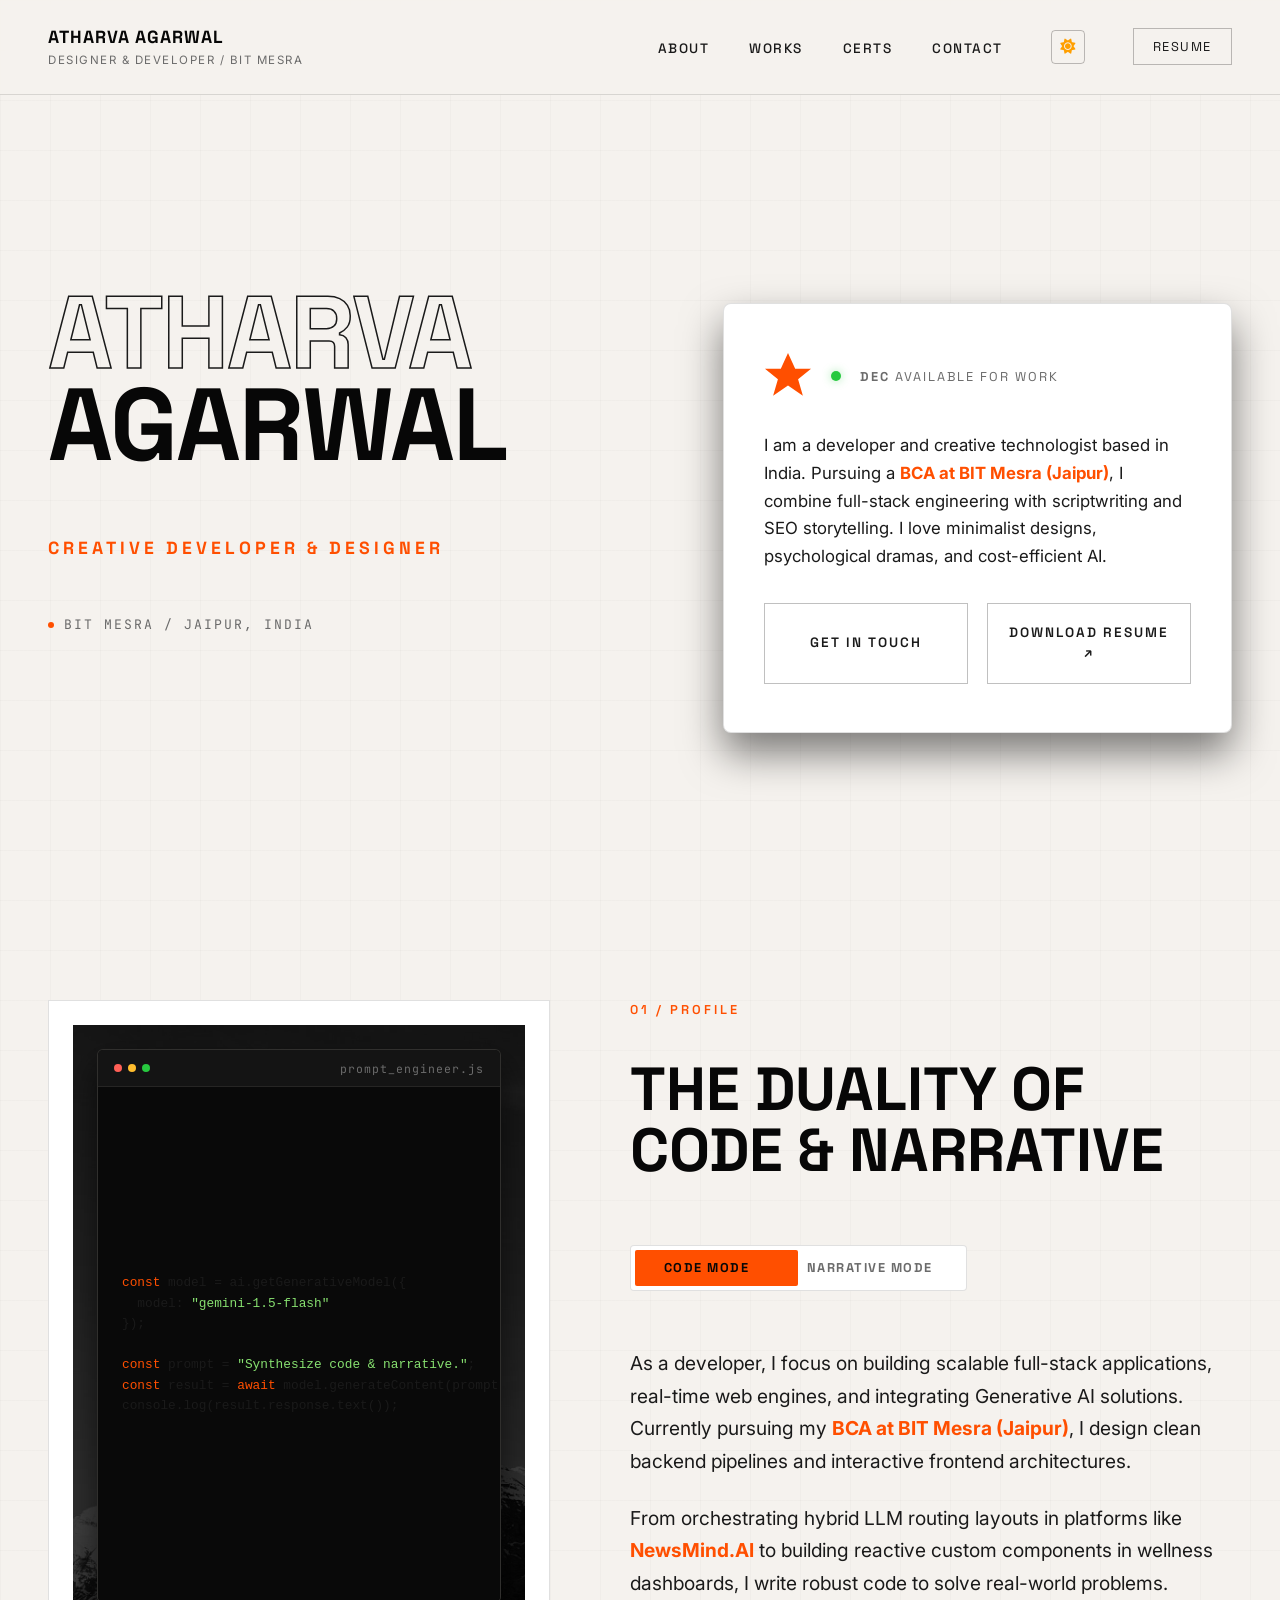
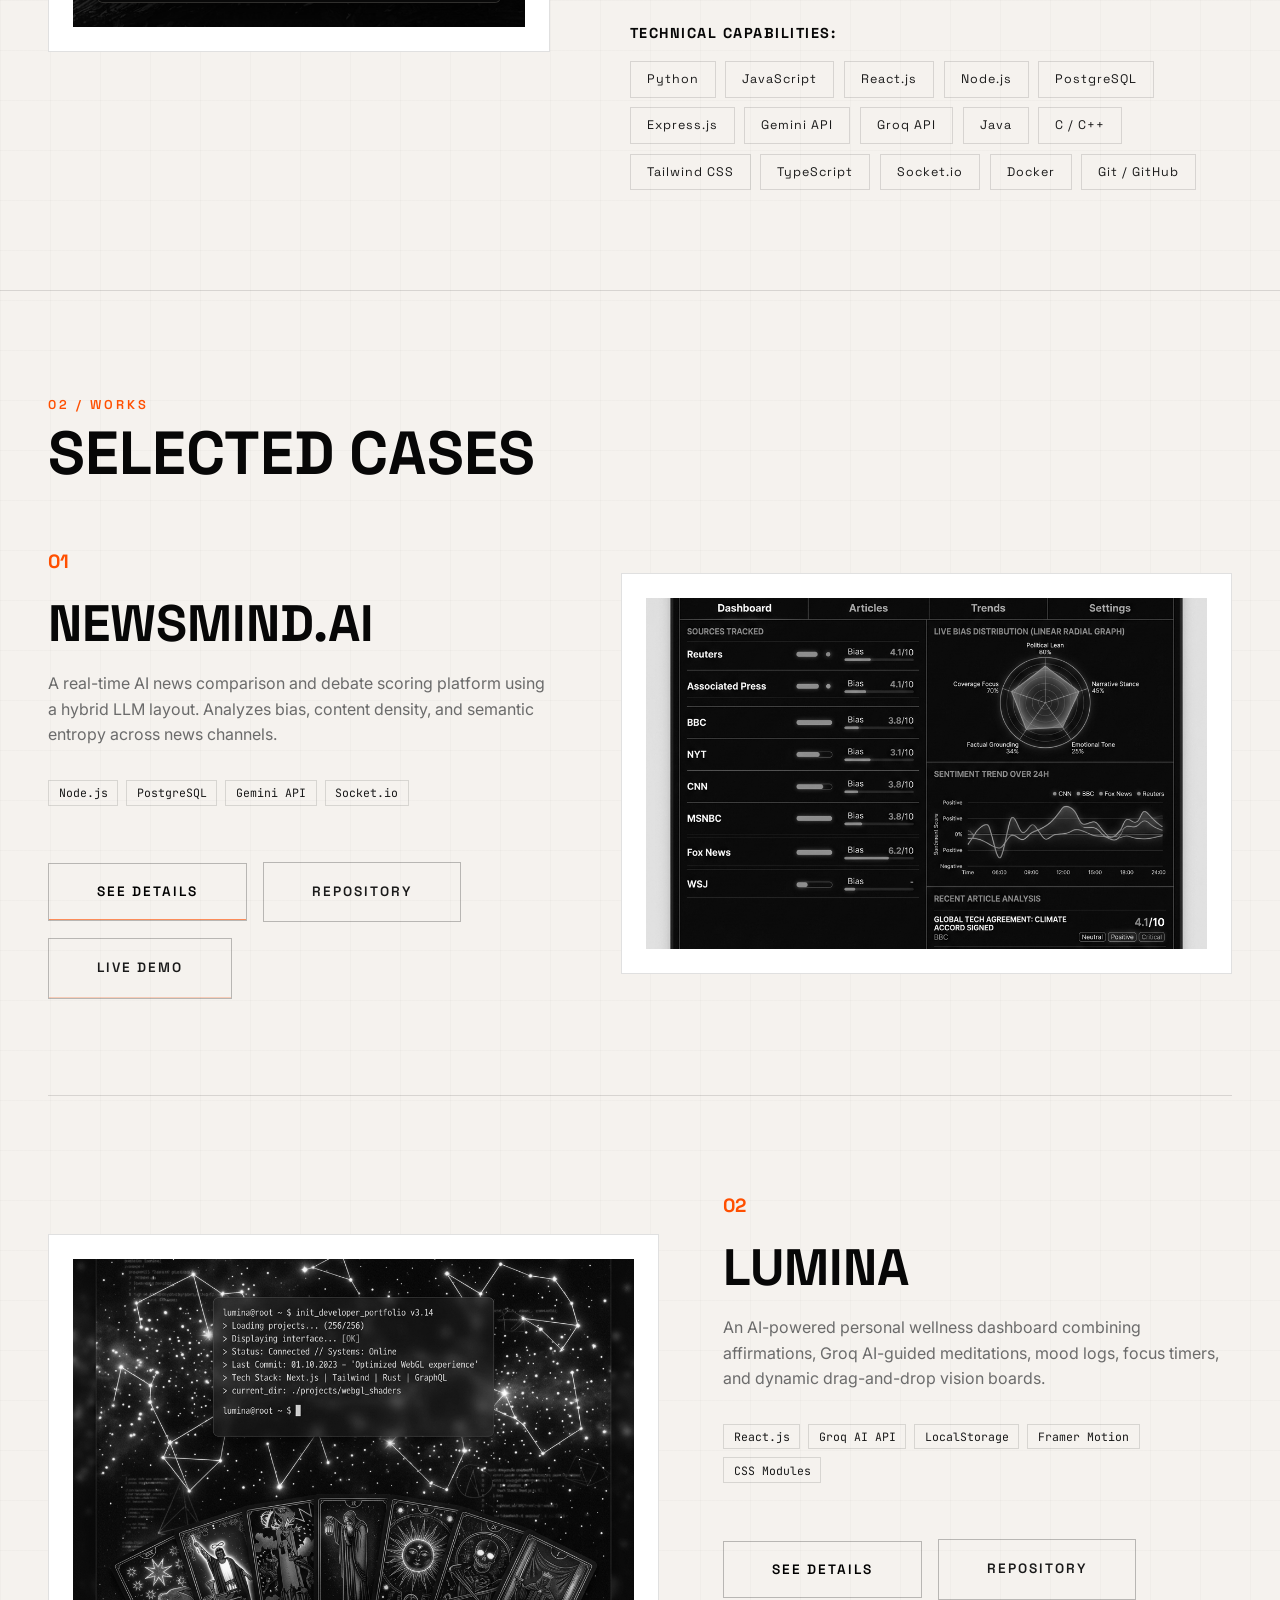
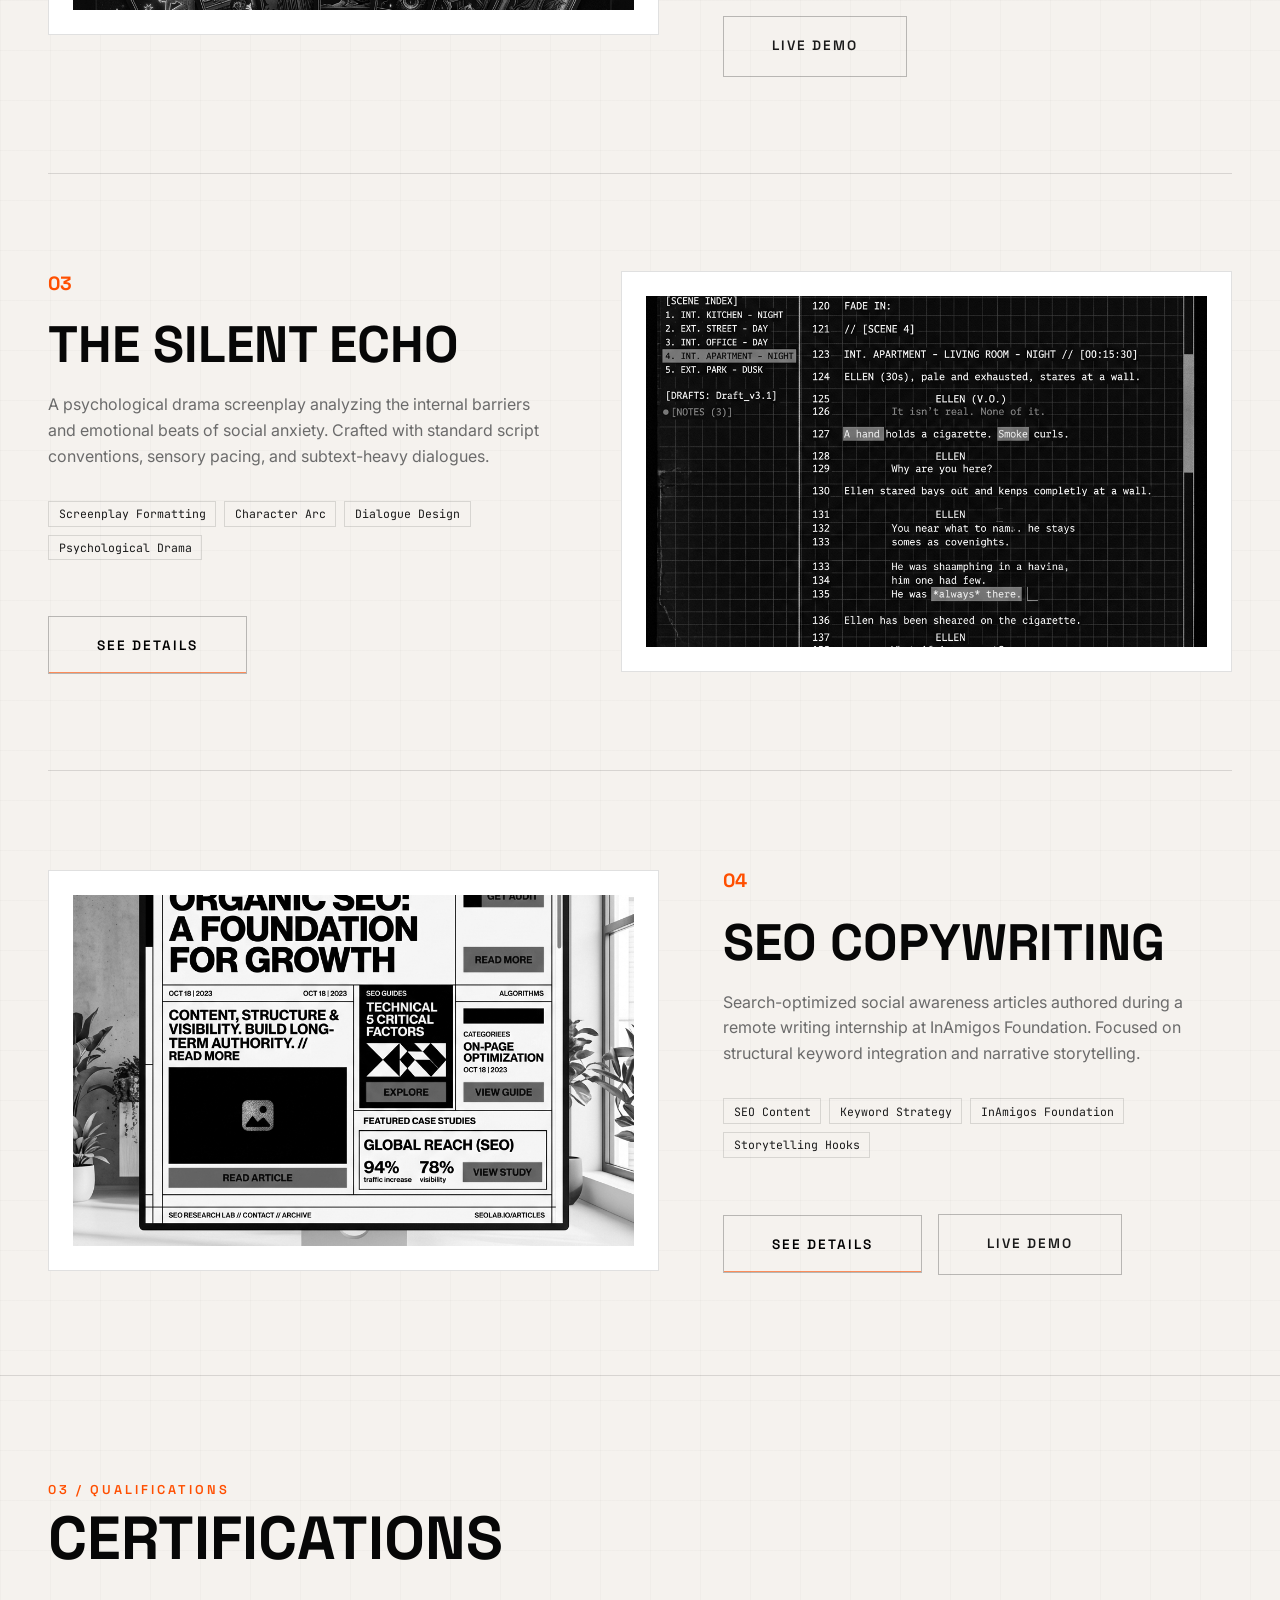
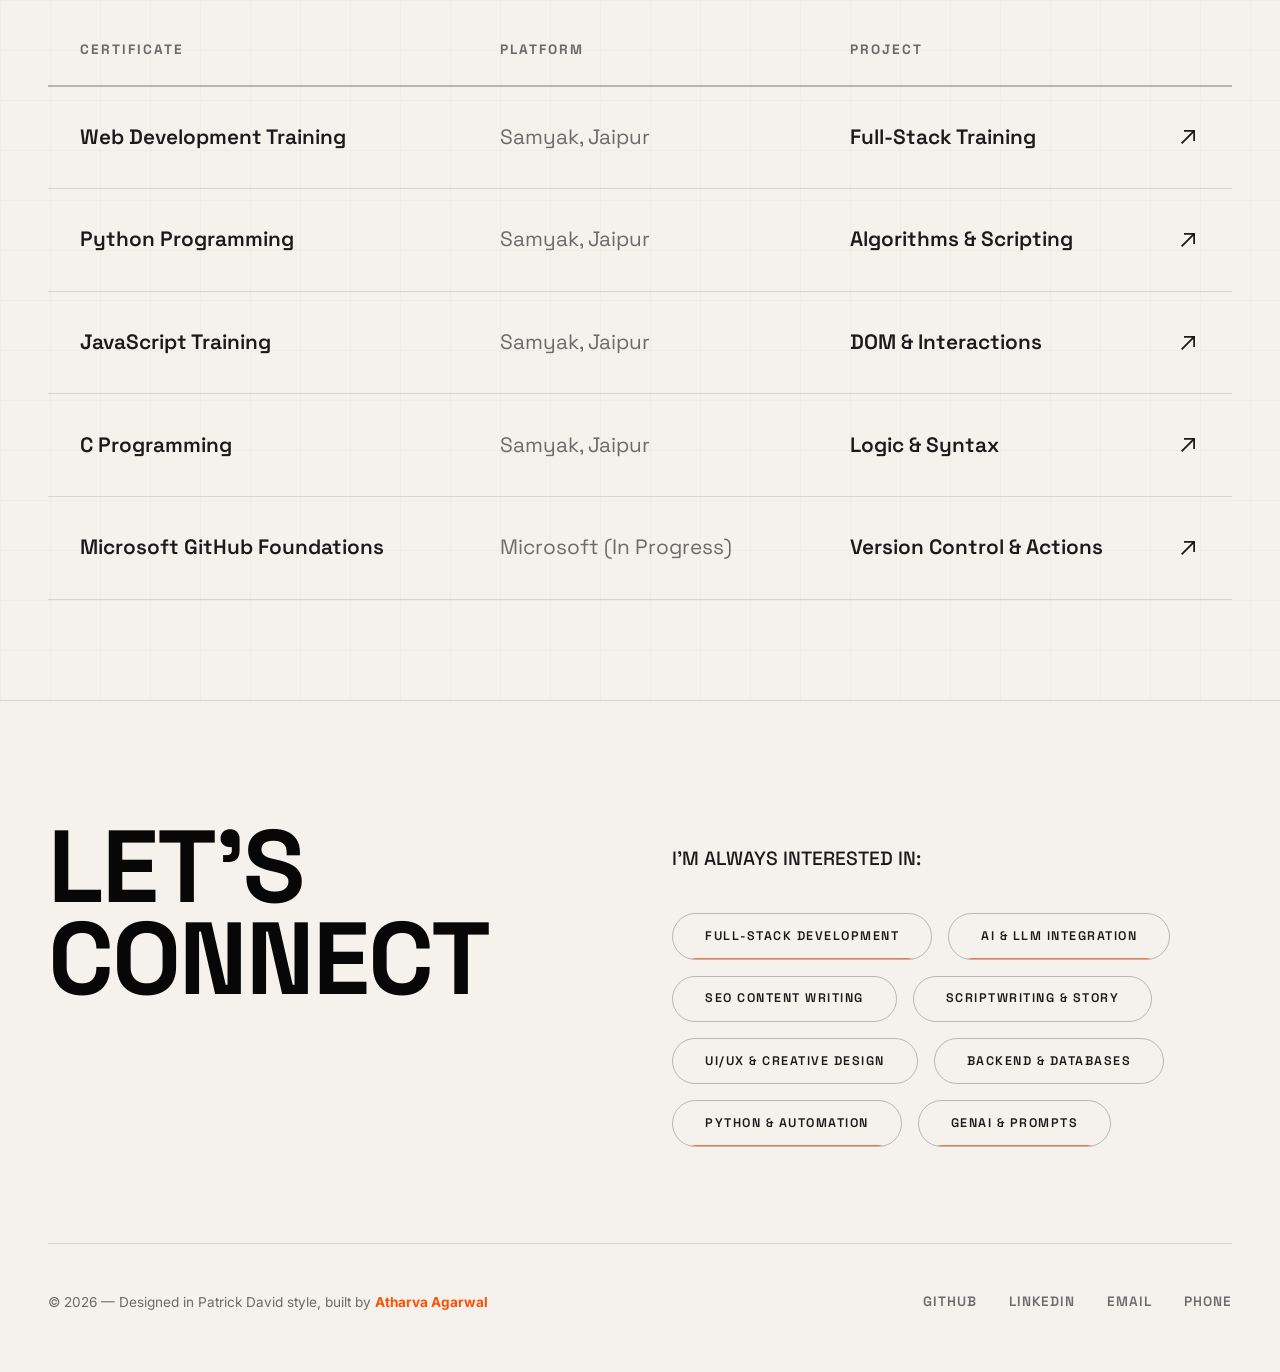
<file: index.html>
<!DOCTYPE html>
<html lang="en">
<head>
    <meta charset="UTF-8">
    <meta name="viewport" content="width=device-width, initial-scale=1.0">
    <title>Atharva Agarwal | Designer & Developer</title>
    <meta name="description" content="Portfolio of Atharva Agarwal — Designer, Developer, and Creative Technologist based in Jaipur, India. BCA student at BIT Mesra.">
    
    <!-- Canonical Link -->
    <link rel="canonical" href="https://atharva-agarwal.vercel.app" />

    <!-- Open Graph / Facebook -->
    <meta property="og:type" content="website" />
    <meta property="og:url" content="https://atharva-agarwal.vercel.app" />
    <meta property="og:title" content="Atharva Agarwal | Designer & Developer" />
    <meta property="og:description" content="Portfolio of Atharva Agarwal — Designer, Developer, and Creative Technologist based in Jaipur, India. BCA student at BIT Mesra." />
    <meta property="og:image" content="https://atharva-agarwal.vercel.app/images/og-preview.png" />

    <!-- Twitter -->
    <meta property="twitter:card" content="summary_large_image" />
    <meta property="twitter:url" content="https://atharva-agarwal.vercel.app" />
    <meta property="twitter:title" content="Atharva Agarwal | Designer & Developer" />
    <meta property="twitter:description" content="Portfolio of Atharva Agarwal — Designer, Developer, and Creative Technologist based in Jaipur, India. BCA student at BIT Mesra." />
    <meta property="twitter:image" content="https://atharva-agarwal.vercel.app/images/og-preview.png" />

    <!-- Structured Data (JSON-LD) -->
    <script type="application/ld+json">
    {
      "@context": "https://schema.org",
      "@type": "Person",
      "name": "Atharva Agarwal",
      "jobTitle": "Creative Designer & Developer",
      "url": "https://atharva-agarwal.vercel.app",
      "sameAs": [
        "https://github.com/atharva22agarwal-afk",
        "https://www.linkedin.com/in/atharva-agrawal-18365a380/"
      ],
      "alumniOf": {
        "@type": "CollegeOrUniversity",
        "name": "BIT Mesra (Birla Institute of Technology)",
        "location": {
          "@type": "Place",
          "name": "Jaipur, India"
        }
      }
    }
    </script>

    <link rel="stylesheet" href="https://cdnjs.cloudflare.com/ajax/libs/font-awesome/6.5.0/css/all.min.css">
    <link rel="stylesheet" href="style.css?v=1.1">
</head>
<body>

    <!-- DYNAMIC ENTRY PRELOADER (Horizontal Tapestry Arc + Word Collision + Marvel Reveal) -->
    <div id="preloader" class="marvel-overlay">
        <!-- Flowing Tapestry of Curved Rows -->
        <div class="flow-rows-wrapper" id="flow-wrapper">
            <div class="flow-row row-1" id="flow-row-1"></div>
            <div class="flow-row row-2" id="flow-row-2"></div>
            <div class="flow-row row-3" id="flow-row-3"></div>
            <div class="flow-row row-4" id="flow-row-4"></div>
            <div class="flow-row row-5" id="flow-row-5"></div>
            <div class="flow-row row-6" id="flow-row-6"></div>
        </div>

        <!-- Collision overlays -->
        <div class="collision-wrapper" id="c-wrapper">
            <div class="collision-word word-left" id="c-left">DESIGN</div>
            <div class="collision-word word-right" id="c-right">DEVELOP</div>
        </div>

        <!-- Marvel Centered Logo -->
        <div class="marvel-logo-container">
            <h1 class="marvel-logo" id="marvel-logo-text">ATHARVA</h1>
        </div>
        
        <div class="shockwave" id="marvel-shockwave"></div>
        <div class="marvel-flash" id="marvel-flash-light"></div>


    </div>

    <!-- CUSTOM MOUSE CURSORS -->
    <div id="cursor-dot"></div>
    <div id="cursor-circle"></div>

    <!-- HEADER NAVIGATION WITH PROGRESS BAR -->
    <header id="header">
        <div class="nav-container">
            <div class="nav-brand">
                <a href="#" class="nav-brand-name">ATHARVA AGARWAL</a>
                <span class="nav-brand-title">DESIGNER & DEVELOPER / BIT MESRA</span>
            </div>
            <nav class="nav-menu">
                <ul>
                    <li><a href="#about" class="nav-menu-link">about</a></li>
                    <li><a href="#cases" class="nav-menu-link">works</a></li>
                    <li><a href="#awards" class="nav-menu-link">certs</a></li>
                    <li><a href="#footer" class="nav-menu-link">contact</a></li>
                </ul>
                <button id="theme-toggle" class="theme-toggle-btn" aria-label="Toggle dark/light theme" title="Toggle Light/Dark Mode">
                    <i class="fa-solid fa-moon" id="theme-icon"></i>
                </button>
                <a href="resume.pdf" class="nav-resume-btn" target="_blank">Resume</a>
            </nav>
            <button id="mobile-toggle" class="mobile-toggle" aria-label="Toggle menu">
                <span></span><span></span><span></span>
            </button>
        </div>
        <div class="scroll-progress-bar" id="scroll-progress"></div>
    </header>

    <!-- MOBILE NAVIGATION MENU -->
    <div id="mobile-menu" class="mobile-menu">
        <ul>
            <li><a href="#about" class="mobile-menu-link">about</a></li>
            <li><a href="#cases" class="mobile-menu-link">works</a></li>
            <li><a href="#awards" class="mobile-menu-link">certs</a></li>
            <li><a href="#footer" class="mobile-menu-link">contact</a></li>
            <li><a href="resume.pdf" class="mobile-menu-link" target="_blank">resume</a></li>
        </ul>
    </div>

    <main id="main">
        <!-- ============ HERO SECTION ============ -->
        <section id="hero" class="hero-section">
            <div class="container">
                <div class="hero-grid">
                    <!-- Left Side: Massive Typography -->
                    <div class="hero-left">
                        <h1 class="hero-title" id="hero-heading">
                            <span class="split-line"><span class="outline">ATHARVA</span></span>
                            <span class="split-line"><span>AGARWAL</span></span>
                        </h1>
                        <div class="hero-subtitle uppercase">
                            Creative Developer & Designer
                        </div>
                        <div class="hero-meta uppercase">
                            BIT Mesra / Jaipur, India
                        </div>
                    </div>
                    
                    <!-- Right Side: Styled Brutalist Card -->
                    <div class="hero-right">
                        <div class="hero-card">
                            <!-- Rotating availability badge -->
                            <div class="hero-badge-container">
                                <svg viewBox="0 0 100 100" class="hero-badge-star">
                                    <polygon points="50,2 65,35 98,35 71,57 81,91 50,70 19,91 29,57 2,35 35,35" fill="currentColor"/>
                                </svg>
                                <div class="pulse-dot" aria-hidden="true"></div>
                                <span class="hero-badge-text uppercase"><strong id="current-month">JUN</strong> available for work</span>
                            </div>
                            
                            <p class="hero-description">
                                I am a developer and creative technologist based in India. Pursuing a <strong>BCA at BIT Mesra (Jaipur)</strong>, I combine full-stack engineering with scriptwriting and SEO storytelling. I love minimalist designs, psychological dramas, and cost-efficient AI.
                            </p>
                            
                            <div class="hero-buttons">
                                <a href="#footer" class="btn-marquee">
                                    <span>Get in Touch</span>
                                    <div class="marquee-wrapper">
                                        <div class="marquee-inner">
                                            <span>Get in Touch</span>
                                            <span>Get in Touch</span>
                                            <span>Get in Touch</span>
                                            <span>Get in Touch</span>
                                            <span>Get in Touch</span>
                                        </div>
                                    </div>
                                </a>
                                <a href="resume.pdf" target="_blank" class="btn-marquee btn-secondary" aria-label="Download resume PDF in a new tab">
                                    <span>Download Resume ↗</span>
                                    <div class="marquee-wrapper">
                                        <div class="marquee-inner">
                                            <span>Download Resume ↗</span>
                                            <span>Download Resume ↗</span>
                                            <span>Download Resume ↗</span>
                                            <span>Download Resume ↗</span>
                                            <span>Download Resume ↗</span>
                                        </div>
                                    </div>
                                </a>
                            </div>
                        </div>
                    </div>
                </div>
            </div>
        </section>

        <!-- ============ ABOUT SECTION ============ -->
        <section id="about" class="section">
            <div class="container">
                <div class="about-grid">
                    <!-- Left Side: Dynamic Card Switcher -->
                    <div class="about-left reveal-up">
                        <div class="about-visuals-wrapper">
                            <!-- Visual 1: Profile Image (base layer) -->
                            <div class="about-image-container">
                                <img src="images/atharva.jpg" alt="Atharva Agarwal" loading="lazy">
                            </div>
                            
                            <!-- Visual 2: Code IDE Mockup -->
                            <div class="duality-card code-card active" id="about-code-card">
                                <div class="card-header">
                                    <div class="circles">
                                        <span class="circle red"></span>
                                        <span class="circle yellow"></span>
                                        <span class="circle green"></span>
                                    </div>
                                    <div class="card-title">prompt_engineer.js</div>
                                </div>
                                <div class="card-body">
                                    <pre><code><span class="keyword">const</span> model = ai.getGenerativeModel({
  model: <span class="string">"gemini-1.5-flash"</span>
});

<span class="keyword">const</span> prompt = <span class="string">"Synthesize code & narrative."</span>;
<span class="keyword">const</span> result = <span class="keyword">await</span> model.generateContent(prompt);
console.log(result.response.text());</code></pre>
                                </div>
                            </div>
                            
                            <!-- Visual 3: Screenplay Mockup -->
                            <div class="duality-card narrative-card" id="about-narrative-card">
                                <div class="paper-texture"></div>
                                <div class="screenplay-content">
                                    <div class="scene-heading">INT. COMPUTER LAB - NIGHT</div>
                                    <div class="action">ATHARVA (20s) stares at the blinking cursor. The prompt awaits.</div>
                                    <div class="character">ATHARVA</div>
                                    <div class="parenthetical">(whispering)</div>
                                    <div class="dialogue">"The code is just another language for telling stories."</div>
                                </div>
                            </div>
                        </div>
                    </div>
                    
                    <!-- Right Side: Text & Interactive Selector -->
                    <div class="about-right reveal-up" style="--delay: 0.2s">
                        <span class="section-title-label">01 / Profile</span>
                        <h2 class="section-title uppercase">the duality of<br>code & narrative</h2>
                        
                        <!-- Duality Toggle Switch -->
                        <div class="duality-switch">
                            <button class="duality-btn active" data-mode="code">
                                <span>Code Mode</span>
                            </button>
                            <button class="duality-btn" data-mode="narrative">
                                <span>Narrative Mode</span>
                            </button>
                            <div class="switch-bg"></div>
                        </div>
                        
                        <!-- Content Pane 1: Code Mode Content -->
                        <div class="about-pane pane-code active" id="pane-code">
                            <div class="about-text">
                                <p>
                                    As a developer, I focus on building scalable full-stack applications, real-time web engines, and integrating Generative AI solutions. Currently pursuing my <strong>BCA at BIT Mesra (Jaipur)</strong>, I design clean backend pipelines and interactive frontend architectures.
                                </p>
                                <p>
                                    From orchestrating hybrid LLM routing layouts in platforms like <strong>NewsMind.AI</strong> to building reactive custom components in wellness dashboards, I write robust code to solve real-world problems.
                                </p>
                            </div>
                            <div class="about-skills-row">
                                <span class="about-skills-header uppercase">Technical Capabilities:</span>
                                <div class="skill-pills">
                                    <span class="skill-pill">Python</span>
                                    <span class="skill-pill">JavaScript</span>
                                    <span class="skill-pill">React.js</span>
                                    <span class="skill-pill">Node.js</span>
                                    <span class="skill-pill">PostgreSQL</span>
                                    <span class="skill-pill">Express.js</span>
                                    <span class="skill-pill">Gemini API</span>
                                    <span class="skill-pill">Groq API</span>
                                    <span class="skill-pill">Java</span>
                                    <span class="skill-pill">C / C++</span>
                                    <span class="skill-pill">Tailwind CSS</span>
                                    <span class="skill-pill">TypeScript</span>
                                    <span class="skill-pill">Socket.io</span>
                                    <span class="skill-pill">Docker</span>
                                    <span class="skill-pill">Git / GitHub</span>
                                </div>
                            </div>
                        </div>
                        
                        <!-- Content Pane 2: Narrative Mode Content -->
                        <div class="about-pane pane-narrative" id="pane-narrative">
                            <div class="about-text">
                                <p>
                                    As a writer and storyteller, I explore human behavior, psychology, and narrative design. I specialize in screenplay formatting, writing psychological dramas, and crafting dialogues that carry subtext, tension, and emotional depth.
                                </p>
                                <p>
                                    During my remote internship at <strong>InAmigos Foundation</strong>, I authored search-optimized blogs that leveraged storytelling to engage readers, blending structural search engine optimization (SEO) keyword rules with creative content flows.
                                </p>
                            </div>
                            <div class="about-skills-row">
                                <span class="about-skills-header uppercase">Creative & Narrative Capabilities:</span>
                                <div class="skill-pills">
                                    <span class="skill-pill">Scriptwriting</span>
                                    <span class="skill-pill">Storytelling</span>
                                    <span class="skill-pill">Dialogue Design</span>
                                    <span class="skill-pill">SEO Copywriting</span>
                                    <span class="skill-pill">Event Coordination</span>
                                    <span class="skill-pill">Drama & Scripting</span>
                                    <span class="skill-pill">Leadership</span>
                                    <span class="skill-pill">Public Speaking</span>
                                </div>
                            </div>
                        </div>
                    </div>
                </div>
            </div>
        </section>

        <!-- ============ WORKS SECTION ============ -->
        <section id="cases" class="section">
            <div class="container">
                <span class="section-title-label">02 / works</span>
                <h2 class="section-title uppercase">selected cases</h2>
                
                <div class="cases-grid">
                    
                    <!-- Case 1: NewsMind.AI -->
                    <div class="case-row reveal-up">
                        <div class="case-left">
                            <span class="case-index">01</span>
                            <h3 class="case-title uppercase">NewsMind.AI</h3>
                            <p class="case-desc">
                                A real-time AI news comparison and debate scoring platform using a hybrid LLM layout. Analyzes bias, content density, and semantic entropy across news channels.
                            </p>
                            <div class="case-tech">
                                <span class="case-tech-tag">Node.js</span>
                                <span class="case-tech-tag">PostgreSQL</span>
                                <span class="case-tech-tag">Gemini API</span>
                                <span class="case-tech-tag">Socket.io</span>
                            </div>
                            <div class="case-actions">
                                <button class="btn-marquee" data-case="newsmind">
                                    <span>See Details</span>
                                    <div class="marquee-wrapper">
                                        <div class="marquee-inner">
                                            <span>See Details</span>
                                            <span>See Details</span>
                                            <span>See Details</span>
                                            <span>See Details</span>
                                            <span>See Details</span>
                                        </div>
                                    </div>
                                </button>
                                <a href="https://github.com/atharva22agarwal-afk/newsmind-ai" target="_blank" class="btn-marquee">
                                    <span>Repository</span>
                                    <div class="marquee-wrapper">
                                        <div class="marquee-inner">
                                            <span>Repository</span>
                                            <span>Repository</span>
                                            <span>Repository</span>
                                            <span>Repository</span>
                                            <span>Repository</span>
                                        </div>
                                    </div>
                                </a>
                                <a href="https://newsmind-ai.vercel.app/" target="_blank" class="btn-marquee">
                                    <span>Live Demo</span>
                                    <div class="marquee-wrapper">
                                        <div class="marquee-inner">
                                            <span>Live Demo</span>
                                            <span>Live Demo</span>
                                            <span>Live Demo</span>
                                            <span>Live Demo</span>
                                            <span>Live Demo</span>
                                        </div>
                                    </div>
                                </a>
                            </div>
                        </div>
                        <div class="case-right">
                            <div class="case-image-wrapper">
                                <img src="images/newsmind.png" alt="NewsMind.AI Mockup" loading="lazy">
                            </div>
                        </div>
                    </div>

                    <!-- Case 2: Lumina -->
                    <div class="case-row reveal-up">
                        <div class="case-left">
                            <span class="case-index">02</span>
                            <h3 class="case-title uppercase">Lumina</h3>
                            <p class="case-desc">
                                An AI-powered personal wellness dashboard combining affirmations, Groq AI-guided meditations, mood logs, focus timers, and dynamic drag-and-drop vision boards.
                            </p>
                            <div class="case-tech">
                                <span class="case-tech-tag">React.js</span>
                                <span class="case-tech-tag">Groq AI API</span>
                                <span class="case-tech-tag">LocalStorage</span>
                                <span class="case-tech-tag">Framer Motion</span>
                                <span class="case-tech-tag">CSS Modules</span>
                            </div>
                            <div class="case-actions">
                                <button class="btn-marquee" data-case="lumina">
                                    <span>See Details</span>
                                    <div class="marquee-wrapper">
                                        <div class="marquee-inner">
                                            <span>See Details</span>
                                            <span>See Details</span>
                                            <span>See Details</span>
                                            <span>See Details</span>
                                            <span>See Details</span>
                                        </div>
                                    </div>
                                </button>
                                <a href="https://github.com/atharva22agarwal-afk/lumina" target="_blank" class="btn-marquee">
                                    <span>Repository</span>
                                    <div class="marquee-wrapper">
                                        <div class="marquee-inner">
                                            <span>Repository</span>
                                            <span>Repository</span>
                                            <span>Repository</span>
                                            <span>Repository</span>
                                            <span>Repository</span>
                                        </div>
                                    </div>
                                </a>
                                <a href="https://luminaa-phi.vercel.app/" target="_blank" class="btn-marquee">
                                    <span>Live Demo</span>
                                    <div class="marquee-wrapper">
                                        <div class="marquee-inner">
                                            <span>Live Demo</span>
                                            <span>Live Demo</span>
                                            <span>Live Demo</span>
                                            <span>Live Demo</span>
                                            <span>Live Demo</span>
                                        </div>
                                    </div>
                                </a>
                            </div>
                        </div>
                        <div class="case-right">
                            <div class="case-image-wrapper">
                                <img src="images/lumina.png" alt="Lumina Mockup" loading="lazy">
                            </div>
                        </div>
                    </div>

                    <!-- Case 3: The Silent Echo -->
                    <div class="case-row reveal-up">
                        <div class="case-left">
                            <span class="case-index">03</span>
                            <h3 class="case-title uppercase">The Silent Echo</h3>
                            <p class="case-desc">
                                A psychological drama screenplay analyzing the internal barriers and emotional beats of social anxiety. Crafted with standard script conventions, sensory pacing, and subtext-heavy dialogues.
                            </p>
                            <div class="case-tech">
                                <span class="case-tech-tag">Screenplay Formatting</span>
                                <span class="case-tech-tag">Character Arc</span>
                                <span class="case-tech-tag">Dialogue Design</span>
                                <span class="case-tech-tag">Psychological Drama</span>
                            </div>
                            <div class="case-actions">
                                <button class="btn-marquee" data-case="scriptwriting">
                                    <span>See Details</span>
                                    <div class="marquee-wrapper">
                                        <div class="marquee-inner">
                                            <span>See Details</span>
                                            <span>See Details</span>
                                            <span>See Details</span>
                                            <span>See Details</span>
                                            <span>See Details</span>
                                        </div>
                                    </div>
                                </button>
                            </div>
                        </div>
                        <div class="case-right">
                            <div class="case-image-wrapper">
                                <img src="images/scriptwriting.png" alt="Screenplay Page Screenshot" loading="lazy">
                            </div>
                        </div>
                    </div>

                    <!-- Case 4: SEO Copywriting -->
                    <div class="case-row reveal-up">
                        <div class="case-left">
                            <span class="case-index">04</span>
                            <h3 class="case-title uppercase">SEO Copywriting</h3>
                            <p class="case-desc">
                                Search-optimized social awareness articles authored during a remote writing internship at InAmigos Foundation. Focused on structural keyword integration and narrative storytelling.
                            </p>
                            <div class="case-tech">
                                <span class="case-tech-tag">SEO Content</span>
                                <span class="case-tech-tag">Keyword Strategy</span>
                                <span class="case-tech-tag">InAmigos Foundation</span>
                                <span class="case-tech-tag">Storytelling Hooks</span>
                            </div>
                            <div class="case-actions">
                                <button class="btn-marquee" data-case="seo_blogs">
                                    <span>See Details</span>
                                    <div class="marquee-wrapper">
                                        <div class="marquee-inner">
                                            <span>See Details</span>
                                            <span>See Details</span>
                                            <span>See Details</span>
                                            <span>See Details</span>
                                            <span>See Details</span>
                                        </div>
                                    </div>
                                </button>
                                <a href="https://inamigosfoundation.org.in/" target="_blank" class="btn-marquee">
                                    <span>Live Demo</span>
                                    <div class="marquee-wrapper">
                                        <div class="marquee-inner">
                                            <span>Live Demo</span>
                                            <span>Live Demo</span>
                                            <span>Live Demo</span>
                                            <span>Live Demo</span>
                                            <span>Live Demo</span>
                                        </div>
                                    </div>
                                </a>
                            </div>
                        </div>
                        <div class="case-right">
                            <div class="case-image-wrapper">
                                <img src="images/seo_blogs.png" alt="SEO Blog Articles Mockup" loading="lazy">
                            </div>
                        </div>
                    </div>

                </div>
            </div>
        </section>

        <!-- ============ AWARDS / CERTIFICATIONS SECTION ============ -->
        <section id="awards" class="section">
            <div class="container">
                <span class="section-title-label">03 / qualifications</span>
                <h2 class="section-title uppercase">certifications</h2>
                
                <div class="awards-table reveal-up">
                    <div class="table-header">
                        <span>CERTIFICATE</span>
                        <span>PLATFORM</span>
                        <span>PROJECT</span>
                    </div>

                    <!-- Row 1 -->
                    <div class="table-row">
                        <span class="row-col">Web Development Training</span>
                        <span class="row-col platform">Samyak, Jaipur</span>
                        <span class="row-col project">
                            Full-Stack Training
                            <span class="row-arrow">
                                <svg width="17" height="17" viewBox="0 0 17 17" xmlns="http://www.w3.org/2000/svg">
                                    <path d="M14.875 13.357V3.643L1.518 17 0 15.482 13.357 2.125H3.643V0H17v13.357z" fill="currentColor"/>
                                </svg>
                            </span>
                        </span>
                        <!-- Hover Marquee -->
                        <div class="table-row-marquee">
                            <div class="row-marquee-inner">
                                <span>Web Development Certificate • Samyak, Jaipur • Web Development Certificate • Samyak, Jaipur • </span>
                            </div>
                        </div>
                    </div>

                    <!-- Row 2 -->
                    <div class="table-row">
                        <span class="row-col">Python Programming</span>
                        <span class="row-col platform">Samyak, Jaipur</span>
                        <span class="row-col project">
                            Algorithms & Scripting
                            <span class="row-arrow">
                                <svg width="17" height="17" viewBox="0 0 17 17" xmlns="http://www.w3.org/2000/svg">
                                    <path d="M14.875 13.357V3.643L1.518 17 0 15.482 13.357 2.125H3.643V0H17v13.357z" fill="currentColor"/>
                                </svg>
                            </span>
                        </span>
                        <!-- Hover Marquee -->
                        <div class="table-row-marquee">
                            <div class="row-marquee-inner">
                                <span>Python Programming Certificate • Samyak, Jaipur • Python Programming Certificate • Samyak, Jaipur • </span>
                            </div>
                        </div>
                    </div>

                    <!-- Row 3 -->
                    <div class="table-row">
                        <span class="row-col">JavaScript Training</span>
                        <span class="row-col platform">Samyak, Jaipur</span>
                        <span class="row-col project">
                            DOM & Interactions
                            <span class="row-arrow">
                                <svg width="17" height="17" viewBox="0 0 17 17" xmlns="http://www.w3.org/2000/svg">
                                    <path d="M14.875 13.357V3.643L1.518 17 0 15.482 13.357 2.125H3.643V0H17v13.357z" fill="currentColor"/>
                                </svg>
                            </span>
                        </span>
                        <!-- Hover Marquee -->
                        <div class="table-row-marquee">
                            <div class="row-marquee-inner">
                                <span>JavaScript Certificate • Samyak, Jaipur • JavaScript Certificate • Samyak, Jaipur • </span>
                            </div>
                        </div>
                    </div>

                    <!-- Row 4 -->
                    <div class="table-row">
                        <span class="row-col">C Programming</span>
                        <span class="row-col platform">Samyak, Jaipur</span>
                        <span class="row-col project">
                            Logic & Syntax
                            <span class="row-arrow">
                                <svg width="17" height="17" viewBox="0 0 17 17" xmlns="http://www.w3.org/2000/svg">
                                    <path d="M14.875 13.357V3.643L1.518 17 0 15.482 13.357 2.125H3.643V0H17v13.357z" fill="currentColor"/>
                                </svg>
                            </span>
                        </span>
                        <!-- Hover Marquee -->
                        <div class="table-row-marquee">
                            <div class="row-marquee-inner">
                                <span>C Programming Certificate • Samyak, Jaipur • C Programming Certificate • Samyak, Jaipur • </span>
                            </div>
                        </div>
                    </div>

                    <!-- Row 5 -->
                    <div class="table-row">
                        <span class="row-col">Microsoft GitHub Foundations</span>
                        <span class="row-col platform">Microsoft (In Progress)</span>
                        <span class="row-col project">
                            Version Control & Actions
                            <span class="row-arrow">
                                <svg width="17" height="17" viewBox="0 0 17 17" xmlns="http://www.w3.org/2000/svg">
                                    <path d="M14.875 13.357V3.643L1.518 17 0 15.482 13.357 2.125H3.643V0H17v13.357z" fill="currentColor"/>
                                </svg>
                            </span>
                        </span>
                        <!-- Hover Marquee -->
                        <div class="table-row-marquee">
                            <div class="row-marquee-inner">
                                <span>GitHub Foundations Certification • Version Control & Workflow • GitHub Foundations Certification • </span>
                            </div>
                        </div>
                    </div>

                </div>
            </div>
        </section>


    </main>

    <!-- ============ LET'S CONNECT / FOOTER SECTION ============ -->
    <footer id="footer" class="footer-section" role="contentinfo">
        <div class="container">
            <div class="footer-top reveal-up">
                <div class="footer-left">
                    <h3 class="footer-title uppercase">LET'S<br>CONNECT</h3>
                </div>
                <div class="footer-right">
                    <span class="footer-label uppercase">I'm always interested in:</span>
                    <div class="footer-capsules">
                        
                        <!-- Capsule 1 -->
                        <a href="mailto:atharva22agarwal@gmail.com?subject=👨‍💻%20I%20am%20looking%20for%20a%20Full-Stack%20Developer.%20Let's%20talk" class="footer-capsule" aria-label="Send email about Full-Stack Development opportunities">
                            <span>Full-Stack Development</span>
                            <div class="marquee-wrapper">
                                <div class="marquee-inner">
                                    <span>Full-Stack Development • Full-Stack Development • Full-Stack Development • </span>
                                </div>
                            </div>
                        </a>

                        <!-- Capsule 2 -->
                        <a href="mailto:atharva22agarwal@gmail.com?subject=🤖%20I%20am%20looking%20for%20an%20AI/LLM%20Integrator.%20Let's%20talk" class="footer-capsule" aria-label="Send email about AI and LLM Integration opportunities">
                            <span>AI & LLM Integration</span>
                            <div class="marquee-wrapper">
                                <div class="marquee-inner">
                                    <span>AI & LLM Integration • AI & LLM Integration • AI & LLM Integration • </span>
                                </div>
                            </div>
                        </a>

                        <!-- Capsule 3 -->
                        <a href="mailto:atharva22agarwal@gmail.com?subject=✍️%20I%20am%20looking%20for%20an%20SEO%20Content%20Writer.%20Let's%20talk" class="footer-capsule" aria-label="Send email about SEO Content Writing opportunities">
                            <span>SEO Content Writing</span>
                            <div class="marquee-wrapper">
                                <div class="marquee-inner">
                                    <span>SEO Content Writing • SEO Content Writing • SEO Content Writing • </span>
                                </div>
                            </div>
                        </a>

                        <!-- Capsule 4 -->
                        <a href="mailto:atharva22agarwal@gmail.com?subject=🎬%20I%20am%20looking%20for%20a%20Creative%20Writer/Scriptwriter.%20Let's%20talk" class="footer-capsule" aria-label="Send email about Scriptwriting and Story opportunities">
                            <span>Scriptwriting & Story</span>
                            <div class="marquee-wrapper">
                                <div class="marquee-inner">
                                    <span>Scriptwriting & Story • Scriptwriting & Story • Scriptwriting & Story • </span>
                                </div>
                            </div>
                        </a>

                        <!-- Capsule 5 -->
                        <a href="mailto:atharva22agarwal@gmail.com?subject=🎨%20I%20am%20looking%20for%20a%20UI/UX%20Designer%20or%20Creative%20Developer.%20Let's%20talk" class="footer-capsule" aria-label="Send email about UI/UX and Creative Design opportunities">
                            <span>UI/UX & Creative Design</span>
                            <div class="marquee-wrapper">
                                <div class="marquee-inner">
                                    <span>UI/UX & Creative Design • UI/UX & Creative Design • UI/UX & Creative Design • </span>
                                </div>
                            </div>
                        </a>

                        <!-- Capsule 6 -->
                        <a href="mailto:atharva22agarwal@gmail.com?subject=⚙️%20I%20am%20looking%20for%20a%20Backend/Database%20Developer.%20Let's%20talk" class="footer-capsule" aria-label="Send email about Backend and Database opportunities">
                            <span>Backend & Databases</span>
                            <div class="marquee-wrapper">
                                <div class="marquee-inner">
                                    <span>Backend & Databases • Backend & Databases • Backend & Databases • </span>
                                </div>
                            </div>
                        </a>

                        <!-- Capsule 7 -->
                        <a href="mailto:atharva22agarwal@gmail.com?subject=🐍%20I%20am%20looking%20for%20a%20Python%20Developer.%20Let's%20talk" class="footer-capsule" aria-label="Send email about Python and Automation opportunities">
                            <span>Python & Automation</span>
                            <div class="marquee-wrapper">
                                <div class="marquee-inner">
                                    <span>Python & Automation • Python & Automation • Python & Automation • </span>
                                </div>
                            </div>
                        </a>

                        <!-- Capsule 8 -->
                        <a href="mailto:atharva22agarwal@gmail.com?subject=✍️%20I%20am%20looking%20for%20a%20GenAI%20Prompt%20Engineer.%20Let's%20talk" class="footer-capsule" aria-label="Send email about GenAI and Prompt Engineering opportunities">
                            <span>GenAI & Prompts</span>
                            <div class="marquee-wrapper">
                                <div class="marquee-inner">
                                    <span>GenAI & Prompts • GenAI & Prompts • GenAI & Prompts • </span>
                                </div>
                            </div>
                        </a>

                    </div>
                </div>
            </div>

            <div class="footer-bottom">
                <span class="footer-copy">&copy; <span id="footer-year">2026</span> — Designed in Patrick David style, built by <strong>Atharva Agarwal</strong></span>
                <div class="footer-socials">
                    <a href="https://github.com/atharva22agarwal-afk" target="_blank" class="footer-social-link" aria-label="GitHub Profile (opens in a new tab)">Github</a>
                    <a href="https://www.linkedin.com/in/atharva-agrawal-18365a380/" target="_blank" class="footer-social-link" aria-label="LinkedIn Profile (opens in a new tab)">LinkedIn</a>
                    <a href="mailto:atharva22agarwal@gmail.com" class="footer-social-link" aria-label="Send Email">Email</a>
                    <a href="tel:+917073646599" class="footer-social-link" aria-label="Call Phone Number">Phone</a>
                </div>
            </div>
        </div>
    </footer>

    <!-- CASE STUDY DETAIL MODAL OVERLAY -->
    <div class="case-modal-overlay" id="case-modal-overlay"></div>
    <div class="case-modal" id="case-modal">
        <button class="case-modal-close" id="case-modal-close-btn">
            <i class="fa-solid fa-arrow-left"></i> close
        </button>
        <div id="modal-case-body">
            <!-- Dynamic Content Injected via JS -->
        </div>
    </div>

    <!-- GSAP CDN -->
    <script src="https://cdnjs.cloudflare.com/ajax/libs/gsap/3.12.2/gsap.min.js"></script>
    <script src="script.js?v=1.1"></script>
</body>
</html>
</file>
<file: style.css>
/* ========================================
   PATRICK DAVID BRUTALIST STYLE SHEET — Atharva Agarwal Portfolio
   "The Minimum is My Religion" - Brutalist, Minimalist Elegance
   ======================================== */

@import url('https://fonts.googleapis.com/css2?family=Space+Grotesk:wght@300;400;500;600;700;800;900&family=Inter:wght@300;400;500;600;700&family=JetBrains+Mono:wght@400;500&display=swap');

:root {
    /* Color Palette */
    --bg-dark: #070707;
    --bg-card: #121212;
    --text-white: #ffffff;
    --text-cream: #f8eee4;
    --text-muted: #8c8c88;
    
    --orange: #ff4f00;
    --orange-dim: rgba(255, 79, 0, 0.1);
    --orange-glow: rgba(255, 79, 0, 0.35);
    
    --border-light: rgba(248, 238, 228, 0.12);
    --border-strong: rgba(248, 238, 228, 0.3);
    
    --grid-color: rgba(248, 238, 228, 0.012);
    --bg-header: rgba(7, 7, 7, 0.9);
    
    --ease-brutal: cubic-bezier(0.85, 0, 0.15, 1);
    --ease-out-expo: cubic-bezier(0.19, 1, 0.22, 1);
}

[data-theme="light"] {
    --bg-dark: #f5f2ee;
    --bg-card: #ffffff;
    --text-cream: #1a1a1a;
    --text-white: #070707;
    --text-muted: #6b6b6b;
    --border-light: rgba(7, 7, 7, 0.12);
    --border-strong: rgba(7, 7, 7, 0.25);
    --grid-color: rgba(7, 7, 7, 0.02);
    --bg-header: rgba(245, 242, 238, 0.9);
    --orange-dim: rgba(255, 79, 0, 0.08);
    --orange-glow: rgba(255, 79, 0, 0.2);
}

/* Smooth Theme Switching Transitions */
body, header, footer, section, .hero-card, .duality-card, .case-row, .awards-table, .testimonial-card, .nav-menu-link, .nav-resume-btn, .btn-marquee, .table-row, .footer-capsule, .skill-pill, .case-modal {
    transition: background-color 0.3s ease, color 0.3s ease, border-color 0.3s ease, box-shadow 0.3s ease;
}

/* ========================================
   RESET & BASE STYLES
   ======================================== */
*, *::before, *::after {
    margin: 0;
    padding: 0;
    box-sizing: border-box;
}

html {
    scroll-behavior: smooth;
    background-color: var(--bg-dark);
    color: var(--text-cream);
    font-family: 'Inter', -apple-system, sans-serif;
    font-size: 16px;
    scrollbar-width: thin;
    scrollbar-color: var(--orange) var(--bg-dark);
    overflow-x: hidden;
}

html::-webkit-scrollbar { width: 4px; }
html::-webkit-scrollbar-track { background: var(--bg-dark); }
html::-webkit-scrollbar-thumb { background: var(--orange); }

body {
    background-color: var(--bg-dark);
    background-image: 
        linear-gradient(var(--grid-color) 1px, transparent 1px), 
        linear-gradient(90deg, var(--grid-color) 1px, transparent 1px);
    background-size: 50px 50px;
    color: var(--text-cream);
    overflow-x: hidden;
    line-height: 1.5;
    cursor: none; /* Hide cursor for custom cursor */
}

a { text-decoration: none; color: inherit; cursor: none; }
button { cursor: none; border: none; background: none; font-family: inherit; }
img { max-width: 100%; display: block; }
ul { list-style: none; }

::selection {
    background: var(--orange);
    color: var(--text-white);
}

.container {
    max-width: 1400px;
    margin: 0 auto;
    padding: 0 3rem;
}

.section {
    padding: 100px 0;
    border-bottom: 1px solid var(--border-light);
    position: relative;
}

.uppercase {
    text-transform: uppercase;
}

/* ========================================
   CUSTOM MOUSE CURSOR
   ======================================== */
#cursor-dot {
    position: fixed;
    width: 6px;
    height: 6px;
    background: var(--orange);
    border-radius: 50%;
    pointer-events: none;
    z-index: 100000;
    transform: translate(-50%, -50%);
    transition: transform 0.1s;
}

#cursor-circle {
    position: fixed;
    width: 34px;
    height: 34px;
    border: 1px solid var(--orange);
    border-radius: 50%;
    pointer-events: none;
    z-index: 99999;
    transform: translate(-50%, -50%);
    transition: transform 0.25s cubic-bezier(0.215, 0.61, 0.355, 1);
}

body.hovering #cursor-circle {
    transform: translate(-50%, -50%) scale(1.6);
    background: rgba(255, 79, 0, 0.08);
    border-color: var(--orange);
}

body.hovering #cursor-dot {
    transform: translate(-50%, -50%) scale(0.5);
}

/* ========================================
   DYNAMIC ENTRY PRELOADER
   ======================================== */
/* ========================================
   DYNAMIC ENTRY PRELOADER (Combined Intro)
   ======================================== */
#preloader {
    position: fixed;
    top: 0; left: 0;
    width: 100%; height: 100vh;
    background: #000;
    z-index: 999999;
    display: flex;
    align-items: center;
    justify-content: center;
    overflow: hidden;
}

.flow-rows-wrapper {
    position: absolute;
    top: 0; left: 0;
    width: 100%; height: 100%;
    opacity: 1;
    z-index: 95;
    transition: transform 1.2s cubic-bezier(0.19, 1, 0.22, 1), opacity 0.8s;
    overflow: hidden;
}

.flow-row {
    position: absolute;
    display: flex;
    gap: 1.2rem;
    width: max-content;
    padding: 1rem 0;
    will-change: transform;
}

.row-1 { top: 2vh; }
.row-2 { top: 16vh; }
.row-3 { top: 30vh; }
.row-4 { top: 57vh; }
.row-5 { top: 71vh; }
.row-6 { top: 85vh; }

.flow-row img {
    width: 220px;
    height: 140px;
    object-fit: cover;
    border-radius: 6px;
    filter: grayscale(40%) brightness(0.6);
    border: 1px solid rgba(255, 255, 255, 0.08);
    will-change: transform;
    transition: filter 0.3s, border-color 0.3s;
}

.flow-row img:hover {
    filter: grayscale(0%) brightness(0.85);
    border-color: var(--orange);
}

.collision-wrapper {
    position: absolute;
    top: 0; left: 0;
    width: 100%; height: 100%;
    display: flex;
    align-items: center;
    justify-content: center;
    z-index: 98;
    pointer-events: none;
    overflow: hidden;
}

.collision-wrapper .collision-word {
    font-family: 'Space Grotesk', sans-serif;
    font-weight: 900;
    font-size: clamp(3.5rem, 11vw, 9.5rem);
    color: var(--text-cream);
    position: absolute;
    white-space: nowrap;
    text-shadow: 0 0 30px rgba(0, 0, 0, 0.95);
    opacity: 0;
}

.word-left {
    right: 50%;
    margin-right: 1.5rem;
    text-align: right;
}

.word-right {
    left: 50%;
    margin-left: 1.5rem;
    text-align: left;
}

.marvel-logo-container {
    display: flex;
    align-items: center;
    justify-content: center;
    width: 100%;
    z-index: 105;
    position: relative;
}

.marvel-logo {
    font-family: 'Space Grotesk', sans-serif;
    font-weight: 900;
    font-size: clamp(3rem, 12vw, 9rem);
    letter-spacing: -3px;
    text-transform: uppercase;
    line-height: 0.8;
    text-align: center;
    background-size: cover;
    background-position: center;
    -webkit-background-clip: text;
    -webkit-text-fill-color: transparent;
    background-clip: text;
    transform: scale(0.65);
    filter: drop-shadow(0 0 15px rgba(255, 79, 0, 0.15));
    border: 4px solid transparent;
    padding: 1.5rem 3rem;
    opacity: 0;
    transition: background 0.05s, border-color 0.15s, background-color 0.15s;
}

.marvel-flash {
    position: absolute;
    top: 0; left: 0;
    width: 100%; height: 100%;
    background: #fff;
    z-index: 110;
    opacity: 0;
    pointer-events: none;
}

.shockwave {
    position: absolute;
    border: 6px solid var(--orange);
    border-radius: 50%;
    width: 10px; height: 10px;
    opacity: 0;
    pointer-events: none;
    z-index: 102;
    filter: drop-shadow(0 0 15px var(--orange));
}

.hidden {
    display: none !important;
}


/* ========================================
   HEADER NAVIGATION WITH PROGRESS BAR
   ======================================== */
#header {
    position: fixed;
    top: 0; left: 0;
    width: 100%;
    background: var(--bg-header);
    backdrop-filter: blur(10px);
    -webkit-backdrop-filter: blur(10px);
    border-bottom: 1px solid var(--border-light);
    z-index: 9999;
    transition: transform 0.8s var(--ease-out-expo);
}

.nav-container {
    display: flex;
    justify-content: space-between;
    align-items: center;
    padding: 1.5rem 3rem;
}

.nav-brand {
    display: flex;
    flex-direction: column;
}

.nav-brand-name {
    font-family: 'Space Grotesk', sans-serif;
    font-weight: 700;
    font-size: 1.1rem;
    letter-spacing: 1px;
    color: var(--text-white);
}

.nav-brand-title {
    font-size: 0.72rem;
    color: var(--text-muted);
    letter-spacing: 1.5px;
    margin-top: 2px;
}

.nav-menu {
    display: flex;
    align-items: center;
    gap: 3rem;
}

.nav-menu ul {
    display: flex;
    gap: 2.5rem;
}

.nav-menu-link {
    font-family: 'Space Grotesk', sans-serif;
    font-size: 0.85rem;
    font-weight: 500;
    letter-spacing: 1.5px;
    color: var(--text-cream);
    text-transform: uppercase;
    position: relative;
    padding: 0.3rem 0;
    transition: color 0.3s;
}

.nav-menu-link:hover {
    color: var(--orange);
}

.nav-menu-link::after {
    content: '';
    position: absolute;
    bottom: 0; left: 0;
    width: 0; height: 1.5px;
    background-color: var(--orange);
    transition: width 0.3s var(--ease-out-expo);
}

.nav-menu-link:hover::after {
    width: 100%;
}

.nav-resume-btn {
    font-family: 'Space Grotesk', sans-serif;
    font-size: 0.8rem;
    letter-spacing: 1.5px;
    padding: 0.5rem 1.2rem;
    border: 1px solid var(--border-strong);
    text-transform: uppercase;
    transition: all 0.3s;
}

.nav-resume-btn:hover {
    border-color: var(--orange);
    background: var(--orange-dim);
    color: var(--orange);
}

.theme-toggle-btn {
    color: var(--text-cream);
    font-size: 0.95rem;
    cursor: none;
    display: flex;
    align-items: center;
    justify-content: center;
    width: 34px;
    height: 34px;
    border: 1px solid var(--border-strong);
    background: transparent;
    transition: all 0.3s var(--ease-out-expo);
    border-radius: 4px;
}

.theme-toggle-btn:hover {
    border-color: var(--orange);
    color: var(--orange);
    background: var(--orange-dim);
}

/* Header Scroll Progress Bar */
.scroll-progress-bar {
    position: absolute;
    bottom: -1px; left: 0;
    width: 0%;
    height: 2px;
    background-color: var(--orange);
    transition: width 0.1s ease-out;
}

.mobile-toggle {
    display: none;
    flex-direction: column;
    gap: 6px;
    z-index: 10000;
}

.mobile-toggle span {
    width: 28px;
    height: 1.5px;
    background-color: var(--text-cream);
    transition: all 0.3s;
}

.mobile-toggle.active span:nth-child(1) { transform: rotate(45deg) translate(5px, 5px); }
.mobile-toggle.active span:nth-child(2) { opacity: 0; }
.mobile-toggle.active span:nth-child(3) { transform: rotate(-45deg) translate(6px, -6px); }

.mobile-menu {
    position: fixed;
    top: 0; right: -100%;
    width: 100%; height: 100vh;
    background: var(--bg-dark);
    z-index: 9998;
    display: flex;
    align-items: center;
    justify-content: center;
    transition: right 0.6s var(--ease-brutal);
    border-left: 1px solid var(--border-light);
}

.mobile-menu.active {
    right: 0;
}

.mobile-menu ul {
    display: flex;
    flex-direction: column;
    gap: 2.5rem;
    text-align: center;
}

.mobile-menu-link {
    font-family: 'Space Grotesk', sans-serif;
    font-size: 2rem;
    font-weight: 700;
    letter-spacing: 2px;
    text-transform: uppercase;
}

.mobile-menu-link:hover {
    color: var(--orange);
}

/* ========================================
   HERO SECTION — Brutalist Splits
   ======================================== */
.hero-section {
    min-height: 100vh;
    display: flex;
    align-items: center;
    padding-top: 120px;
    overflow: hidden;
}

.hero-grid {
    display: grid;
    grid-template-columns: 1.2fr 1fr;
    gap: 4rem;
    align-items: start;
    width: 100%;
}

.hero-left {
    display: flex;
    flex-direction: column;
}

.hero-badge-container {
    display: flex;
    align-items: center;
    gap: 1.2rem;
    margin-bottom: 2rem;
}

.hero-badge-star {
    width: 48px;
    height: 48px;
    color: var(--orange);
    animation: rotate-star 20s linear infinite;
}

@keyframes rotate-star {
    to { transform: rotate(360deg); }
}

.pulse-dot {
    width: 10px;
    height: 10px;
    background-color: #27c93f;
    border-radius: 50%;
    position: relative;
    display: inline-block;
    flex-shrink: 0;
    box-shadow: 0 0 10px rgba(39, 201, 63, 0.4);
}

.pulse-dot::after {
    content: '';
    position: absolute;
    top: -5px;
    left: -5px;
    width: 20px;
    height: 20px;
    border: 2px solid #27c93f;
    border-radius: 50%;
    opacity: 0;
    animation: badge-pulse 1.8s cubic-bezier(0.24, 0, 0.38, 1) infinite;
}

@keyframes badge-pulse {
    0% { transform: scale(0.5); opacity: 1; }
    100% { transform: scale(1.6); opacity: 0; }
}

.hero-badge-text {
    font-family: 'Space Grotesk', sans-serif;
    font-size: 0.8rem;
    letter-spacing: 2px;
    color: var(--text-muted);
}

.hero-buttons {
    display: flex;
    gap: 1.2rem;
    width: 100%;
}

.hero-buttons .btn-marquee {
    flex: 1;
    max-width: none;
    padding: 1.2rem 1rem;
    text-align: center;
}

@media (max-width: 480px) {
    .hero-buttons {
        flex-direction: column;
        gap: 0.8rem;
    }
}

.hero-title {
    font-family: 'Space Grotesk', sans-serif;
    font-weight: 900;
    font-size: clamp(3.2rem, 8vw, 6.8rem);
    line-height: 0.9;
    letter-spacing: -2px;
    color: var(--text-white);
    margin-bottom: 3rem;
}

.split-line {
    display: block;
    overflow: hidden;
    perspective: 1000px;
}

.split-line span {
    display: block;
    transform: translateY(100%) rotateX(-45deg);
    transform-origin: top left;
    transition: transform 1.6s cubic-bezier(0.19, 1, 0.22, 1);
}

.hero-title.active .split-line span {
    transform: translateY(0%) rotateX(0deg);
}

.hero-subtitle {
    font-family: 'Space Grotesk', sans-serif;
    font-size: 1.1rem;
    font-weight: 700;
    letter-spacing: 4px;
    color: var(--orange);
    margin-top: 1rem;
    margin-bottom: 2.5rem;
    text-transform: uppercase;
}

.hero-right {
    display: flex;
    flex-direction: column;
    padding-top: 1rem;
}

.hero-description {
    font-size: clamp(1.1rem, 2vw, 1.4rem);
    color: var(--text-cream);
    line-height: 1.6;
    font-weight: 400;
}

/* ========================================
   REFINED HERO DESIGN ADDITIONS
   ======================================== */
.hero-title span.outline {
    -webkit-text-stroke: 1.5px var(--text-cream);
    color: transparent;
}

.hero-meta {
    font-family: 'JetBrains Mono', monospace;
    font-size: 0.82rem;
    letter-spacing: 2px;
    color: var(--text-muted);
    margin-top: 0.8rem;
    display: flex;
    align-items: center;
    gap: 0.6rem;
}

.hero-meta::before {
    content: '';
    display: inline-block;
    width: 6px;
    height: 6px;
    background-color: var(--orange);
    border-radius: 50%;
}

.hero-card {
    background-color: var(--bg-card);
    border: 1px solid var(--border-light);
    padding: 3rem 2.5rem;
    border-radius: 8px;
    display: flex;
    flex-direction: column;
    gap: 2rem;
    position: relative;
    box-shadow: 0 20px 40px rgba(0,0,0,0.5);
    transition: border-color 0.4s var(--ease-out-expo), box-shadow 0.4s var(--ease-out-expo), transform 0.4s var(--ease-out-expo);
}

.hero-card:hover {
    border-color: var(--orange);
    box-shadow: 0 20px 45px rgba(255, 79, 0, 0.06);
    transform: translateY(-4px);
}

.hero-card .hero-badge-container {
    margin-bottom: 0;
}

.hero-card .hero-description {
    font-size: 1.05rem;
    line-height: 1.65;
    color: var(--text-cream);
}

.btn-marquee.full-width {
    width: 100%;
    max-width: none;
    text-align: center;
}

.hero-description strong {
    font-weight: 700;
    color: var(--orange);
}

/* ========================================
   MARQUEE BUTTON ANIMATION
   ======================================== */
.btn-marquee {
    position: relative;
    display: inline-flex;
    align-items: center;
    justify-content: center;
    border: 1px solid var(--border-strong);
    padding: 1.2rem 3rem;
    font-family: 'Space Grotesk', sans-serif;
    font-size: 0.85rem;
    font-weight: 600;
    letter-spacing: 2px;
    text-transform: uppercase;
    overflow: hidden;
    transition: all 0.4s var(--ease-out-expo);
    max-width: 280px;
    background: transparent;
}

.btn-marquee > span {
    transition: transform 0.4s var(--ease-out-expo);
}

.marquee-wrapper {
    position: absolute;
    top: 0; left: 0;
    width: 100%; height: 100%;
    display: flex;
    align-items: center;
    background-color: var(--orange);
    color: var(--text-white);
    transform: translateY(100%);
    transition: transform 0.4s var(--ease-out-expo);
    pointer-events: none;
}

.marquee-inner {
    display: flex;
    white-space: nowrap;
    animation: marquee-scroll 10s linear infinite;
    animation-play-state: paused;
}

.marquee-inner span {
    padding: 0 1rem;
    font-family: 'Space Grotesk', sans-serif;
    font-weight: 700;
    letter-spacing: 2px;
    font-size: 0.85rem;
}

.btn-marquee:hover {
    border-color: var(--orange);
}

.btn-marquee:hover > span {
    transform: translateY(-150%);
}

.btn-marquee:hover .marquee-wrapper {
    transform: translateY(0);
}

.btn-marquee:hover .marquee-inner {
    animation-play-state: running;
}

@keyframes marquee-scroll {
    0% { transform: translate3d(0, 0, 0); }
    100% { transform: translate3d(-50%, 0, 0); }
}

/* ========================================
   ABOUT SECTION
   ======================================== */
.about-grid {
    display: grid;
    grid-template-columns: 1fr 1.2fr;
    gap: 5rem;
    align-items: start;
}

.about-left {
    position: relative;
    border: 1px solid var(--border-light);
    background: var(--bg-card);
    padding: 1.5rem;
}

.about-visuals-wrapper {
    position: relative;
    width: 100%;
    aspect-ratio: 3/4;
    overflow: hidden;
}

.about-image-container {
    position: absolute;
    top: 0; left: 0;
    width: 100%; height: 100%;
    overflow: hidden;
    filter: grayscale(100%) brightness(0.25);
    transition: filter 0.6s var(--ease-out-expo);
    z-index: 1;
}

.about-left:hover .about-image-container {
    filter: grayscale(100%) brightness(0.3);
}

.about-image-container img {
    width: 100%;
    height: 100%;
    object-fit: cover;
    transition: transform 0.6s var(--ease-out-expo);
}

.about-left:hover .about-image-container img {
    transform: scale(1.02);
}

/* Duality Visual Mockups */
.duality-card {
    position: absolute;
    top: 1.5rem; left: 1.5rem;
    width: calc(100% - 3rem);
    height: calc(100% - 3rem);
    border-radius: 6px;
    z-index: 2;
    opacity: 0;
    transform: translateY(20px) scale(0.96);
    pointer-events: none;
    transition: opacity 0.6s var(--ease-out-expo), transform 0.6s var(--ease-out-expo);
    display: flex;
    flex-direction: column;
    box-shadow: 0 15px 35px rgba(0,0,0,0.6);
    overflow: hidden;
}

.duality-card.active {
    opacity: 1;
    transform: translateY(0) scale(1);
    pointer-events: auto;
}

/* Code IDE Card */
.code-card {
    background: #0d0d0d;
    border: 1px solid rgba(248, 238, 228, 0.15);
    font-family: 'JetBrains Mono', monospace;
    color: var(--text-cream);
}

.code-card .card-header {
    background: #141414;
    padding: 0.6rem 1rem;
    display: flex;
    align-items: center;
    justify-content: space-between;
    border-bottom: 1px solid rgba(248, 238, 228, 0.08);
}

.code-card .circles {
    display: flex;
    gap: 6px;
}

.code-card .circle {
    width: 8px; height: 8px;
    border-radius: 50%;
    display: inline-block;
}

.code-card .circle.red { background: #ff5f56; }
.code-card .circle.yellow { background: #ffbd2e; }
.code-card .circle.green { background: #27c93f; }

.code-card .card-title {
    font-size: 0.72rem;
    color: var(--text-muted);
    letter-spacing: 1px;
}

.code-card .card-body {
    padding: 1.5rem;
    font-size: 0.8rem;
    line-height: 1.6;
    overflow-y: auto;
    flex-grow: 1;
    display: flex;
    align-items: center;
    background: #090909;
}

.code-card pre {
    margin: 0;
    width: 100%;
}

.code-card code {
    display: block;
    font-family: inherit;
    text-align: left;
}

.code-card .keyword { color: var(--orange); }
.code-card .string { color: #87e070; }

/* Screenplay Paper Card */
.narrative-card {
    background: #fdfbf7;
    border: 1px solid rgba(7, 7, 7, 0.15);
    color: #111111;
    font-family: 'Courier New', Courier, monospace;
    position: relative;
}

.narrative-card .paper-texture {
    position: absolute;
    top: 0; left: 0;
    width: 100%; height: 100%;
    background: radial-gradient(circle, rgba(0,0,0,0.01) 1px, transparent 1px);
    background-size: 16px 16px;
    opacity: 0.5;
    pointer-events: none;
}

.narrative-card .screenplay-content {
    padding: 2rem;
    display: flex;
    flex-direction: column;
    gap: 0.8rem;
    font-size: 0.82rem;
    line-height: 1.4;
    color: #222222;
    font-weight: 500;
    height: 100%;
    justify-content: center;
}

.narrative-card .scene-heading {
    font-weight: 700;
    text-transform: uppercase;
    margin-bottom: 0.4rem;
    letter-spacing: 0.5px;
    text-align: left;
}

.narrative-card .action {
    margin-bottom: 0.4rem;
    text-align: left;
}

.narrative-card .character {
    text-align: center;
    text-transform: uppercase;
    margin-top: 0.4rem;
    font-weight: 700;
}

.narrative-card .parenthetical {
    text-align: center;
    font-style: italic;
}

.narrative-card .dialogue {
    text-align: center;
    padding: 0 10%;
    margin-bottom: 0.4rem;
}

/* Duality Switch & Panes */
.duality-switch {
    position: relative;
    display: inline-flex;
    background: var(--bg-card);
    border: 1px solid var(--border-light);
    padding: 4px;
    border-radius: 4px;
    margin-bottom: 1.5rem;
    z-index: 5;
    align-self: flex-start;
}

.duality-btn {
    position: relative;
    padding: 0.6rem 1.8rem;
    font-family: 'Space Grotesk', sans-serif;
    font-size: 0.8rem;
    font-weight: 700;
    text-transform: uppercase;
    letter-spacing: 1.5px;
    color: var(--text-muted);
    background: transparent;
    border: none;
    z-index: 2;
    transition: color 0.4s var(--ease-out-expo);
    display: inline-flex;
    align-items: center;
    justify-content: center;
}

.duality-btn.active {
    color: var(--text-white);
}

.switch-bg {
    position: absolute;
    top: 4px;
    left: 4px;
    height: calc(100% - 8px);
    width: calc(50% - 4px);
    background: var(--orange);
    border-radius: 2px;
    z-index: 1;
    transition: transform 0.5s cubic-bezier(0.85, 0, 0.15, 1);
}

.duality-switch.narrative-active .switch-bg {
    transform: translateX(100%);
}

.about-pane {
    display: none;
    opacity: 0;
    transform: translateY(15px);
    transition: opacity 0.5s var(--ease-out-expo), transform 0.5s var(--ease-out-expo);
}

.about-pane.active {
    display: block;
    opacity: 1;
    transform: translateY(0);
}

.about-right {
    display: flex;
    flex-direction: column;
    gap: 2rem;
}

.section-title-label {
    font-family: 'Space Grotesk', sans-serif;
    font-size: 0.8rem;
    color: var(--orange);
    letter-spacing: 3px;
    font-weight: 600;
    text-transform: uppercase;
}

.section-title {
    font-family: 'Space Grotesk', sans-serif;
    font-size: clamp(2.2rem, 5vw, 3.8rem);
    font-weight: 800;
    line-height: 1;
    color: var(--text-white);
    margin-top: 0.5rem;
    margin-bottom: 2rem;
}

.about-text p {
    font-size: clamp(1.05rem, 1.8vw, 1.2rem);
    color: var(--text-cream);
    line-height: 1.7;
    margin-bottom: 1.5rem;
}

.about-text strong {
    color: var(--orange);
    font-weight: 700;
}

.about-skills-row {
    margin-top: 1.5rem;
    display: flex;
    flex-direction: column;
    gap: 1rem;
}

.about-skills-header {
    font-family: 'Space Grotesk', sans-serif;
    font-size: 0.9rem;
    font-weight: 700;
    letter-spacing: 1.5px;
    color: var(--text-white);
}

.skill-pills {
    display: flex;
    flex-wrap: wrap;
    gap: 0.6rem;
}

.skill-pill {
    padding: 0.5rem 1rem;
    border: 1px solid var(--border-light);
    font-family: 'Space Grotesk', sans-serif;
    font-size: 0.78rem;
    letter-spacing: 1px;
    transition: all 0.3s;
}

.skill-pill:hover {
    border-color: var(--orange);
    color: var(--orange);
    background: var(--orange-dim);
}

/* ========================================
   SELECTED WORKS — Asymmetrical Brutalist Grid
   ======================================== */
.cases-grid {
    display: flex;
    flex-direction: column;
    gap: 6rem;
    margin-top: 4rem;
}

.case-row {
    display: grid;
    grid-template-columns: 1fr 1.2fr;
    gap: 4rem;
    align-items: center;
    border-bottom: 1px solid var(--border-light);
    padding-bottom: 6rem;
}

.case-row:nth-child(even) {
    grid-template-columns: 1.2fr 1fr;
}

.case-row:nth-child(even) .case-left {
    order: 2;
}

.case-row:nth-child(even) .case-right {
    order: 1;
}

.case-row:last-child {
    border-bottom: none;
    padding-bottom: 0;
}

.case-left {
    display: flex;
    flex-direction: column;
    gap: 1.5rem;
}

.case-index {
    font-family: 'Space Grotesk', sans-serif;
    font-size: 1.2rem;
    font-weight: 700;
    color: var(--orange);
}

.case-title {
    font-family: 'Space Grotesk', sans-serif;
    font-size: clamp(2rem, 4vw, 3.2rem);
    font-weight: 800;
    line-height: 0.9;
    color: var(--text-white);
}

.case-desc {
    font-size: 1rem;
    color: var(--text-muted);
    line-height: 1.6;
}

.case-tech {
    display: flex;
    flex-wrap: wrap;
    gap: 0.5rem;
    margin-top: 0.5rem;
}

.case-tech-tag {
    font-family: 'JetBrains Mono', monospace;
    font-size: 0.72rem;
    color: var(--text-cream);
    padding: 0.2rem 0.6rem;
    background: rgba(255,255,255,0.05);
    border: 1px solid var(--border-light);
}

.case-right {
    position: relative;
    border: 1px solid var(--border-light);
    background: var(--bg-card);
    padding: 1.5rem;
    overflow: hidden;
}

.case-image-wrapper {
    width: 100%;
    aspect-ratio: 16/10;
    overflow: hidden;
    filter: grayscale(100%);
    transition: filter 0.6s var(--ease-out-expo);
}

.case-right:hover .case-image-wrapper {
    filter: grayscale(0%);
}

.case-image-wrapper img {
    width: 100%;
    height: 100%;
    object-fit: cover;
    transition: transform 0.6s var(--ease-out-expo);
}

.case-right:hover .case-image-wrapper img {
    transform: scale(1.02);
}

/* ========================================
   CERTIFICATIONS — Brutalist Awards Table
   ======================================== */
.awards-section {
    margin-top: 2rem;
}

.awards-table {
    display: flex;
    flex-direction: column;
    margin-top: 3rem;
}

.table-header {
    display: grid;
    grid-template-columns: 1.2fr 1fr 1fr;
    padding: 1.5rem 2rem;
    border-bottom: 2px solid var(--border-strong);
    font-family: 'Space Grotesk', sans-serif;
    font-weight: 700;
    font-size: 0.85rem;
    letter-spacing: 2px;
    color: var(--text-muted);
}

.table-row {
    position: relative;
    display: grid;
    grid-template-columns: 1.2fr 1fr 1fr;
    padding: 2.2rem 2rem;
    border-bottom: 1px solid var(--border-light);
    align-items: center;
    transition: all 0.4s var(--ease-out-expo);
    overflow: hidden;
}

.table-row:hover {
    border-color: var(--orange);
}

.row-col {
    font-family: 'Space Grotesk', sans-serif;
    font-weight: 600;
    font-size: clamp(0.95rem, 1.8vw, 1.3rem);
    color: var(--text-cream);
    z-index: 2;
    transition: color 0.3s, opacity 0.3s var(--ease-out-expo);
}

.row-col.platform {
    font-weight: 400;
    color: var(--text-muted);
}

.row-col.project {
    display: flex;
    justify-content: space-between;
    align-items: center;
}

.row-arrow {
    display: flex;
    width: 24px;
    height: 24px;
    align-items: center;
    justify-content: center;
    transition: transform 0.3s var(--ease-out-expo);
}

.row-col svg {
    width: 14px;
    height: 14px;
    fill: var(--text-muted);
    transition: fill 0.3s;
}

/* Sliding Hover Marquee Overlay on Table Rows */
.table-row-marquee {
    position: absolute;
    top: 0; left: 0;
    width: 100%; height: 100%;
    background-color: var(--orange);
    display: flex;
    align-items: center;
    transform: translateY(101%);
    transition: transform 0.4s var(--ease-brutal);
    z-index: 1;
    pointer-events: none;
}

.table-row:hover .table-row-marquee {
    transform: translateY(0%);
}

.row-marquee-inner {
    display: flex;
    white-space: nowrap;
    animation: marquee-scroll 12s linear infinite;
    animation-play-state: paused;
}

.row-marquee-inner span {
    padding: 0 2rem;
    font-family: 'Space Grotesk', sans-serif;
    font-weight: 800;
    font-size: 1.1rem;
    letter-spacing: 2px;
    color: var(--text-white);
    text-transform: uppercase;
}

.table-row:hover .row-marquee-inner {
    animation-play-state: running;
}

.table-row:hover .row-col {
    opacity: 0;
    pointer-events: none;
}

.table-row:hover .row-arrow {
    transform: rotate(45deg);
}

.table-row:hover svg {
    fill: var(--text-white);
}

/* ========================================
   LET'S CONNECT — Brutalist Footer
   ======================================== */
.footer-section {
    padding: 120px 0 60px 0;
    background-color: var(--bg-dark);
}

.footer-top {
    display: grid;
    grid-template-columns: 1fr 1fr;
    gap: 4rem;
    margin-bottom: 6rem;
}

.footer-title {
    font-family: 'Space Grotesk', sans-serif;
    font-weight: 900;
    font-size: clamp(3.5rem, 8vw, 7.5rem);
    line-height: 0.9;
    letter-spacing: -2px;
    color: var(--text-white);
}

.footer-right {
    display: flex;
    flex-direction: column;
    gap: 2.5rem;
    padding-top: 1.5rem;
}

.footer-label {
    font-family: 'Space Grotesk', sans-serif;
    font-size: 1.2rem;
    color: var(--text-cream);
    font-weight: 500;
}

.footer-capsules {
    display: flex;
    flex-wrap: wrap;
    gap: 1rem;
}

.footer-capsule {
    position: relative;
    display: inline-flex;
    align-items: center;
    justify-content: center;
    border: 1px solid var(--border-strong);
    padding: 0.8rem 2rem;
    font-family: 'Space Grotesk', sans-serif;
    font-size: 0.78rem;
    font-weight: 600;
    letter-spacing: 1.5px;
    text-transform: uppercase;
    border-radius: 50px;
    overflow: hidden;
    transition: all 0.4s var(--ease-out-expo);
    background: transparent;
}

.footer-capsule > span {
    transition: transform 0.4s var(--ease-out-expo);
    z-index: 2;
}

.footer-capsule .marquee-wrapper {
    border-radius: 50px;
    transform: translateY(100%);
    z-index: 1;
}

.footer-capsule:hover {
    border-color: var(--orange);
}

.footer-capsule:hover > span {
    transform: translateY(-150%);
}

.footer-capsule:hover .marquee-wrapper {
    transform: translateY(0);
}

.footer-capsule:hover .marquee-inner {
    animation-play-state: running;
}

/* Footer Bottom Links & Socials */
.footer-bottom {
    display: flex;
    justify-content: space-between;
    align-items: center;
    padding-top: 3rem;
    border-top: 1px solid var(--border-light);
}

.footer-copy {
    font-size: 0.85rem;
    color: var(--text-muted);
}

.footer-copy strong {
    color: var(--orange);
}

.footer-socials {
    display: flex;
    gap: 2rem;
}

.footer-social-link {
    font-family: 'Space Grotesk', sans-serif;
    font-size: 0.85rem;
    font-weight: 600;
    letter-spacing: 1px;
    text-transform: uppercase;
    color: var(--text-muted);
    transition: color 0.3s;
}

.footer-social-link:hover {
    color: var(--orange);
}

/* ========================================
   CASE STUDY SLIDE-IN OVERLAY MODAL
   ======================================== */
.case-modal {
    position: fixed;
    top: 0; right: -100%;
    width: 50%;
    height: 100vh;
    background-color: var(--bg-card);
    border-left: 1px solid var(--border-strong);
    z-index: 100000;
    padding: 5rem 4rem;
    overflow-y: auto;
    transition: right 0.75s var(--ease-brutal);
    box-shadow: -20px 0 60px rgba(0,0,0,0.6);
}

.case-modal.active {
    right: 0;
}

.case-modal-overlay {
    position: fixed;
    top: 0; left: 0;
    width: 100%; height: 100vh;
    background: rgba(0,0,0,0.7);
    backdrop-filter: blur(8px);
    -webkit-backdrop-filter: blur(8px);
    z-index: 99999;
    opacity: 0;
    visibility: hidden;
    transition: opacity 0.5s var(--ease-out-expo);
}

.case-modal-overlay.active {
    opacity: 1;
    visibility: visible;
}

.case-modal-close {
    position: absolute;
    top: 2rem; left: 2rem;
    font-size: 1rem;
    font-family: 'Space Grotesk', sans-serif;
    letter-spacing: 1.5px;
    text-transform: uppercase;
    color: var(--text-muted);
    transition: color 0.3s;
    display: flex;
    align-items: center;
    gap: 0.5rem;
}

.case-modal-close:hover {
    color: var(--orange);
}

.modal-case-index {
    font-family: 'Space Grotesk', sans-serif;
    font-size: 1.1rem;
    font-weight: 700;
    color: var(--orange);
    margin-bottom: 0.5rem;
}

.modal-case-title {
    font-family: 'Space Grotesk', sans-serif;
    font-size: clamp(2rem, 3.5vw, 4rem);
    font-weight: 800;
    line-height: 0.9;
    color: var(--text-white);
    margin-bottom: 0.5rem;
}

.modal-case-subtitle {
    font-size: 1rem;
    color: var(--text-muted);
    font-style: italic;
    margin-bottom: 2.5rem;
}

.modal-case-desc {
    font-size: 1.05rem;
    color: var(--text-cream);
    line-height: 1.7;
    margin-bottom: 2.5rem;
}

.modal-case-section-title {
    font-family: 'Space Grotesk', sans-serif;
    font-size: 0.85rem;
    font-weight: 700;
    letter-spacing: 1.5px;
    color: var(--text-white);
    text-transform: uppercase;
    margin-bottom: 1.2rem;
    border-bottom: 1px solid var(--border-light);
    padding-bottom: 0.5rem;
}

.modal-case-bullets {
    display: flex;
    flex-direction: column;
    gap: 1.2rem;
    margin-bottom: 2.5rem;
}

.modal-bullet-item {
    display: flex;
    gap: 0.8rem;
    align-items: flex-start;
    color: var(--text-muted);
    line-height: 1.6;
    font-size: 0.95rem;
}

.modal-bullet-item svg {
    width: 14px;
    height: 14px;
    fill: var(--orange);
    margin-top: 5px;
    flex-shrink: 0;
}

.modal-case-tech {
    display: flex;
    flex-wrap: wrap;
    gap: 0.6rem;
}

/* ========================================
   RESPONSIVE DESIGN (MEDIA QUERIES)
   ======================================== */
@media (max-width: 1200px) {
    .container { padding: 0 2rem; }
    .nav-container { padding: 1.5rem 2rem; }
    .hero-grid { gap: 2rem; }
    .case-modal { width: 70%; }
}

@media (max-width: 992px) {
    .hero-grid { grid-template-columns: 1fr; gap: 3rem; }
    .hero-right { padding-top: 0; }
    .about-grid { grid-template-columns: 1fr; gap: 3rem; }
    .case-row { grid-template-columns: 1fr !important; gap: 2rem; }
    .case-row:nth-child(even) .case-left { order: 1; }
    .case-row:nth-child(even) .case-right { order: 2; }
    .table-header { display: none; }
    .table-row { grid-template-columns: 1fr; gap: 0.8rem; padding: 1.5rem 1rem; }
    .row-col { font-size: 1.1rem; }
    .row-col.platform { font-size: 0.9rem; }
    .footer-top { grid-template-columns: 1fr; gap: 3rem; }
    .case-modal { width: 85%; padding: 4rem 2rem; }
}

@media (max-width: 768px) {
    body { cursor: auto; }
    #cursor-dot, #cursor-circle { display: none !important; }
    .nav-menu { display: none; }
    .mobile-toggle { display: flex; }
    .hero-badge-container { margin-bottom: 1.5rem; }
    .hero-title { margin-bottom: 2rem; }
    .footer-bottom { flex-direction: column; gap: 1.5rem; text-align: center; }
    .case-modal { width: 100%; }
}

@media (max-width: 480px) {
    .container { padding: 0 1.2rem; }
    .nav-container { padding: 1.5rem 1.2rem; }
    .section { padding: 60px 0; }
    .hero-section { padding-top: 100px; }
    .hero-badge-star { width: 36px; height: 36px; }
    .btn-marquee { width: 100%; max-width: none; }
}

/* ========================================
   REVEAL ON SCROLL ANIMATIONS
   ======================================== */
.reveal-up {
    opacity: 0;
    transform: translateY(40px);
    transition: opacity 1.2s var(--ease-out-expo), transform 1.2s var(--ease-out-expo);
    transition-delay: var(--delay, 0s);
}

.reveal-up.active {
    opacity: 1;
    transform: translateY(0);
}

/* ========================================
   PROJECT & MODAL EXTERNAL LINKS
   ======================================== */
.case-actions {
    display: flex;
    gap: 1rem;
    margin-top: 2rem;
    flex-wrap: wrap;
    align-items: center;
}

.btn-brutal {
    position: relative;
    display: inline-flex;
    align-items: center;
    justify-content: center;
    border: 1px solid var(--border-strong);
    padding: 1.2rem 2.2rem;
    font-family: 'Space Grotesk', sans-serif;
    font-size: 0.82rem;
    font-weight: 600;
    letter-spacing: 1.5px;
    text-transform: uppercase;
    transition: all 0.4s var(--ease-out-expo);
    background: transparent;
    color: var(--text-cream);
    gap: 0.5rem;
}

.btn-brutal:hover {
    border-color: var(--orange);
    background-color: var(--orange-dim);
    color: var(--orange);
}

.btn-brutal i {
    font-size: 0.9rem;
}

.modal-case-links {
    display: flex;
    gap: 1.5rem;
    margin-bottom: 2.5rem;
    flex-wrap: wrap;
}

.modal-link {
    font-family: 'Space Grotesk', sans-serif;
    font-size: 0.85rem;
    font-weight: 700;
    text-transform: uppercase;
    color: var(--text-cream);
    letter-spacing: 1.5px;
    display: inline-flex;
    align-items: center;
    gap: 0.5rem;
    border: 1px solid var(--border-strong);
    padding: 0.6rem 1.5rem;
    transition: all 0.3s;
}

.modal-link:hover {
    color: var(--orange);
    border-color: var(--orange);
    background: var(--orange-dim);
}


/* Navigation Scrollspy Active Highlight Styles */
.nav-menu-link.active-scroll {
    color: var(--orange) !important;
}

.nav-menu-link.active-scroll::after {
    width: 100% !important;
}

/* ========================================
   ACCESSIBILITY & REDUCED MOTION OVERRIDES
   ======================================== */
@media (prefers-reduced-motion: reduce) {
    *, ::before, ::after {
        animation-delay: -1ms !important;
        animation-duration: 1ms !important;
        animation-iteration-count: 1 !important;
        background-attachment: scroll !important;
        scroll-behavior: auto !important;
        transition-duration: 0s !important;
        transition-delay: 0s !important;
    }
    #preloader {
        display: none !important;
    }
    #cursor-dot, #cursor-circle {
        display: none !important;
    }
    body {
        cursor: auto !important;
    }
    .reveal-up {
        opacity: 1 !important;
        transform: none !important;
    }
    .split-line span {
        transform: none !important;
    }
}
</file>
